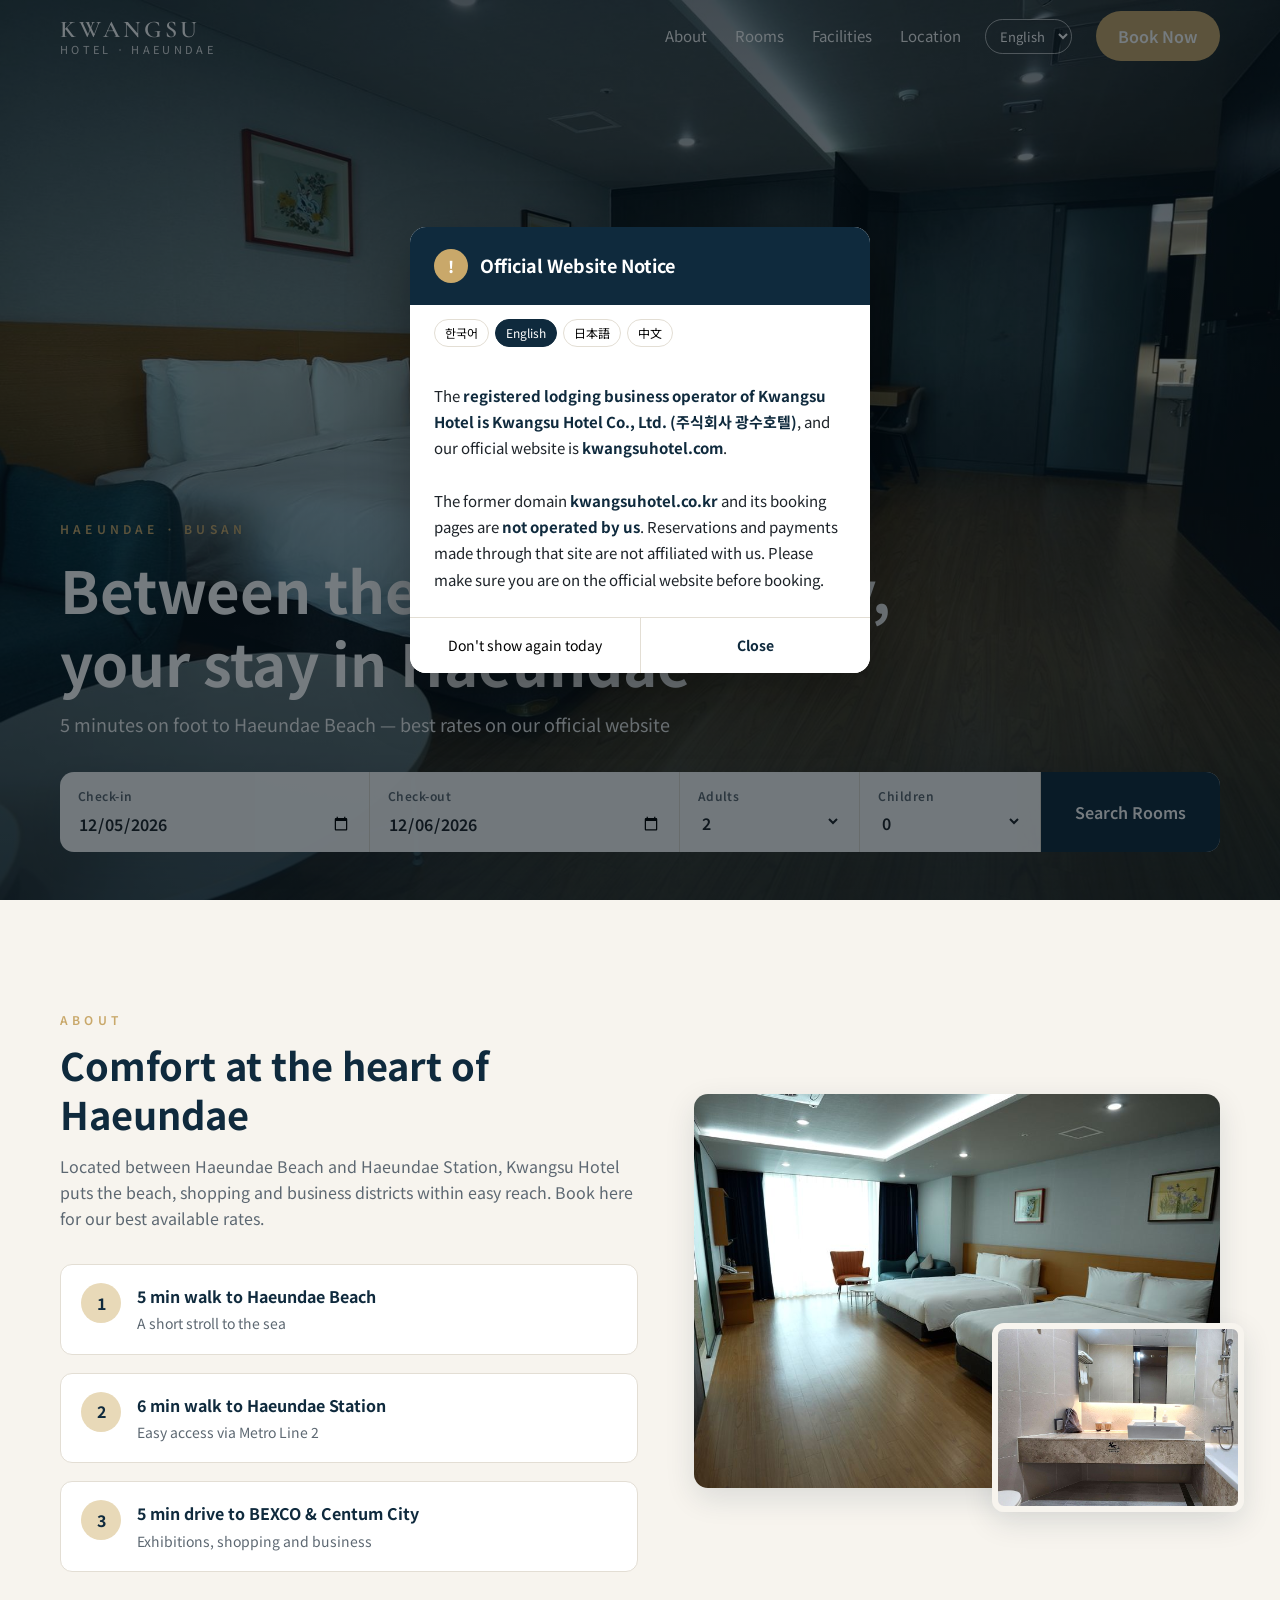
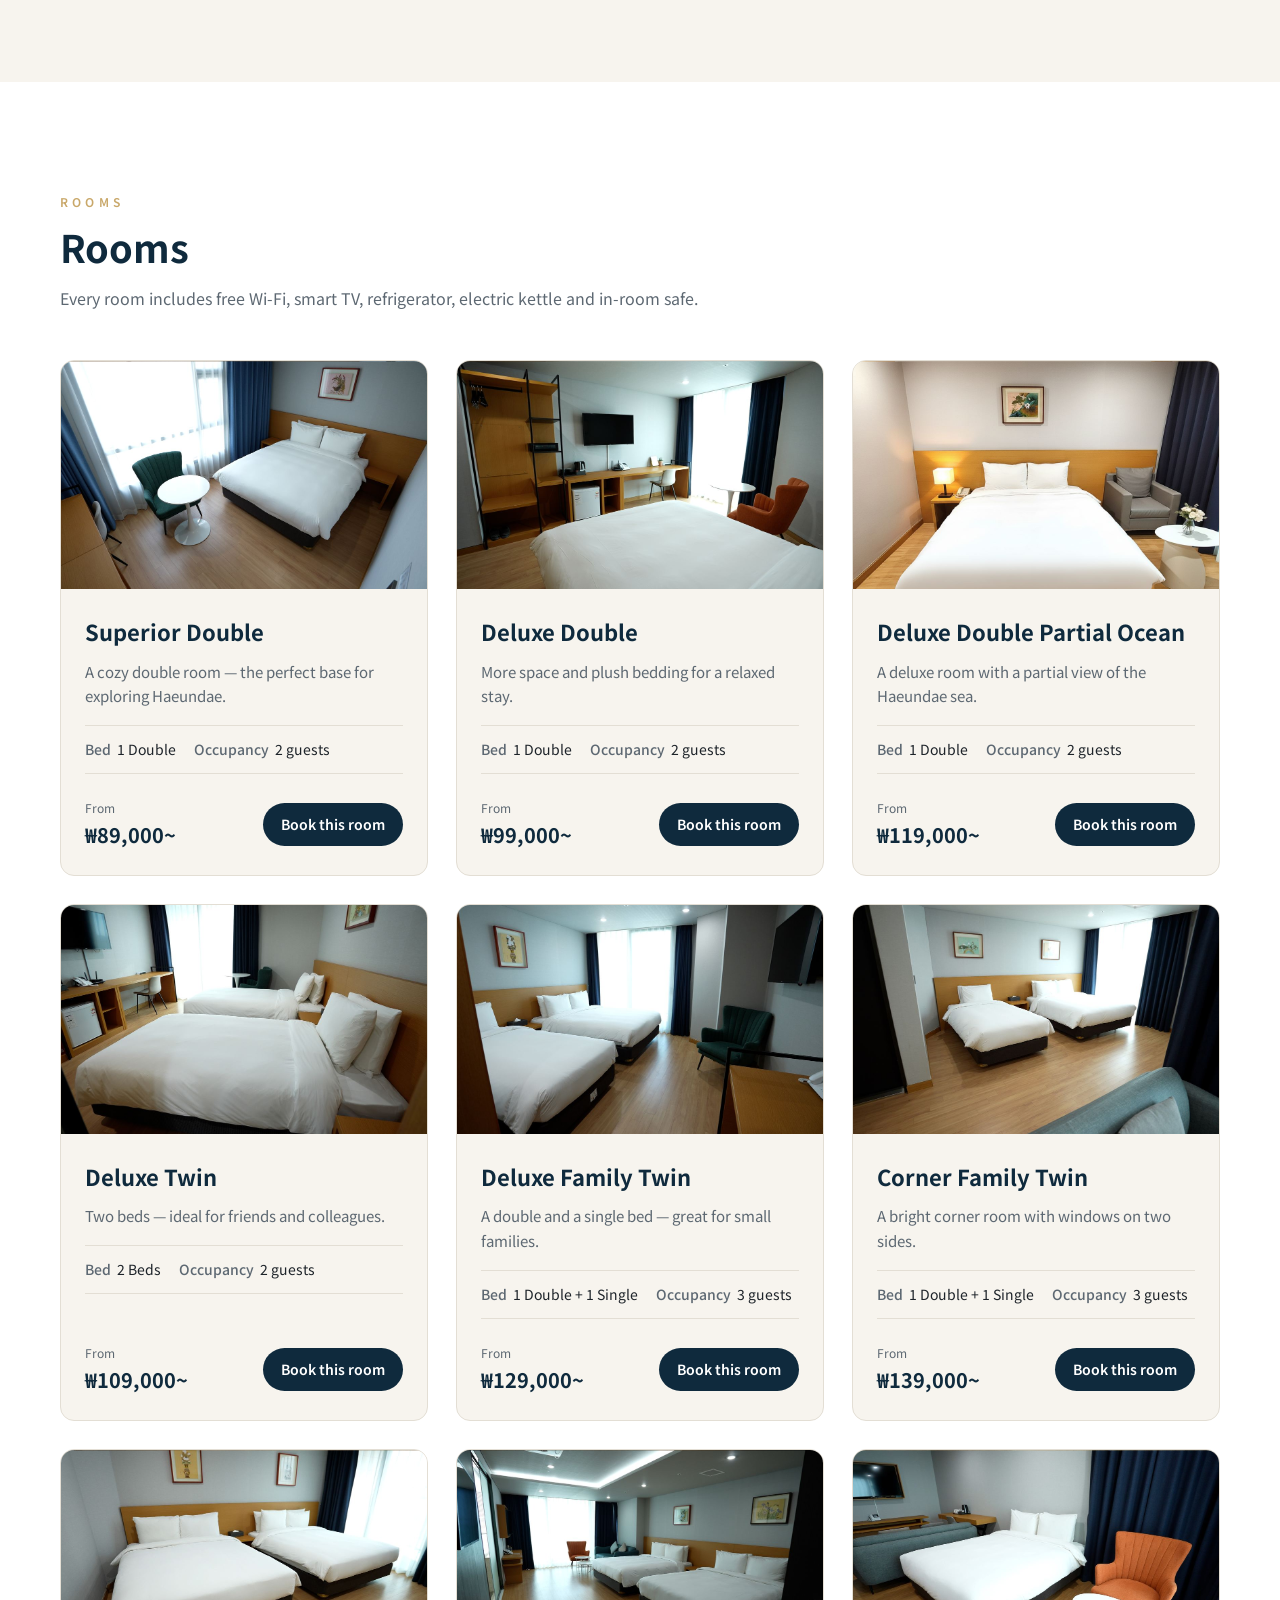
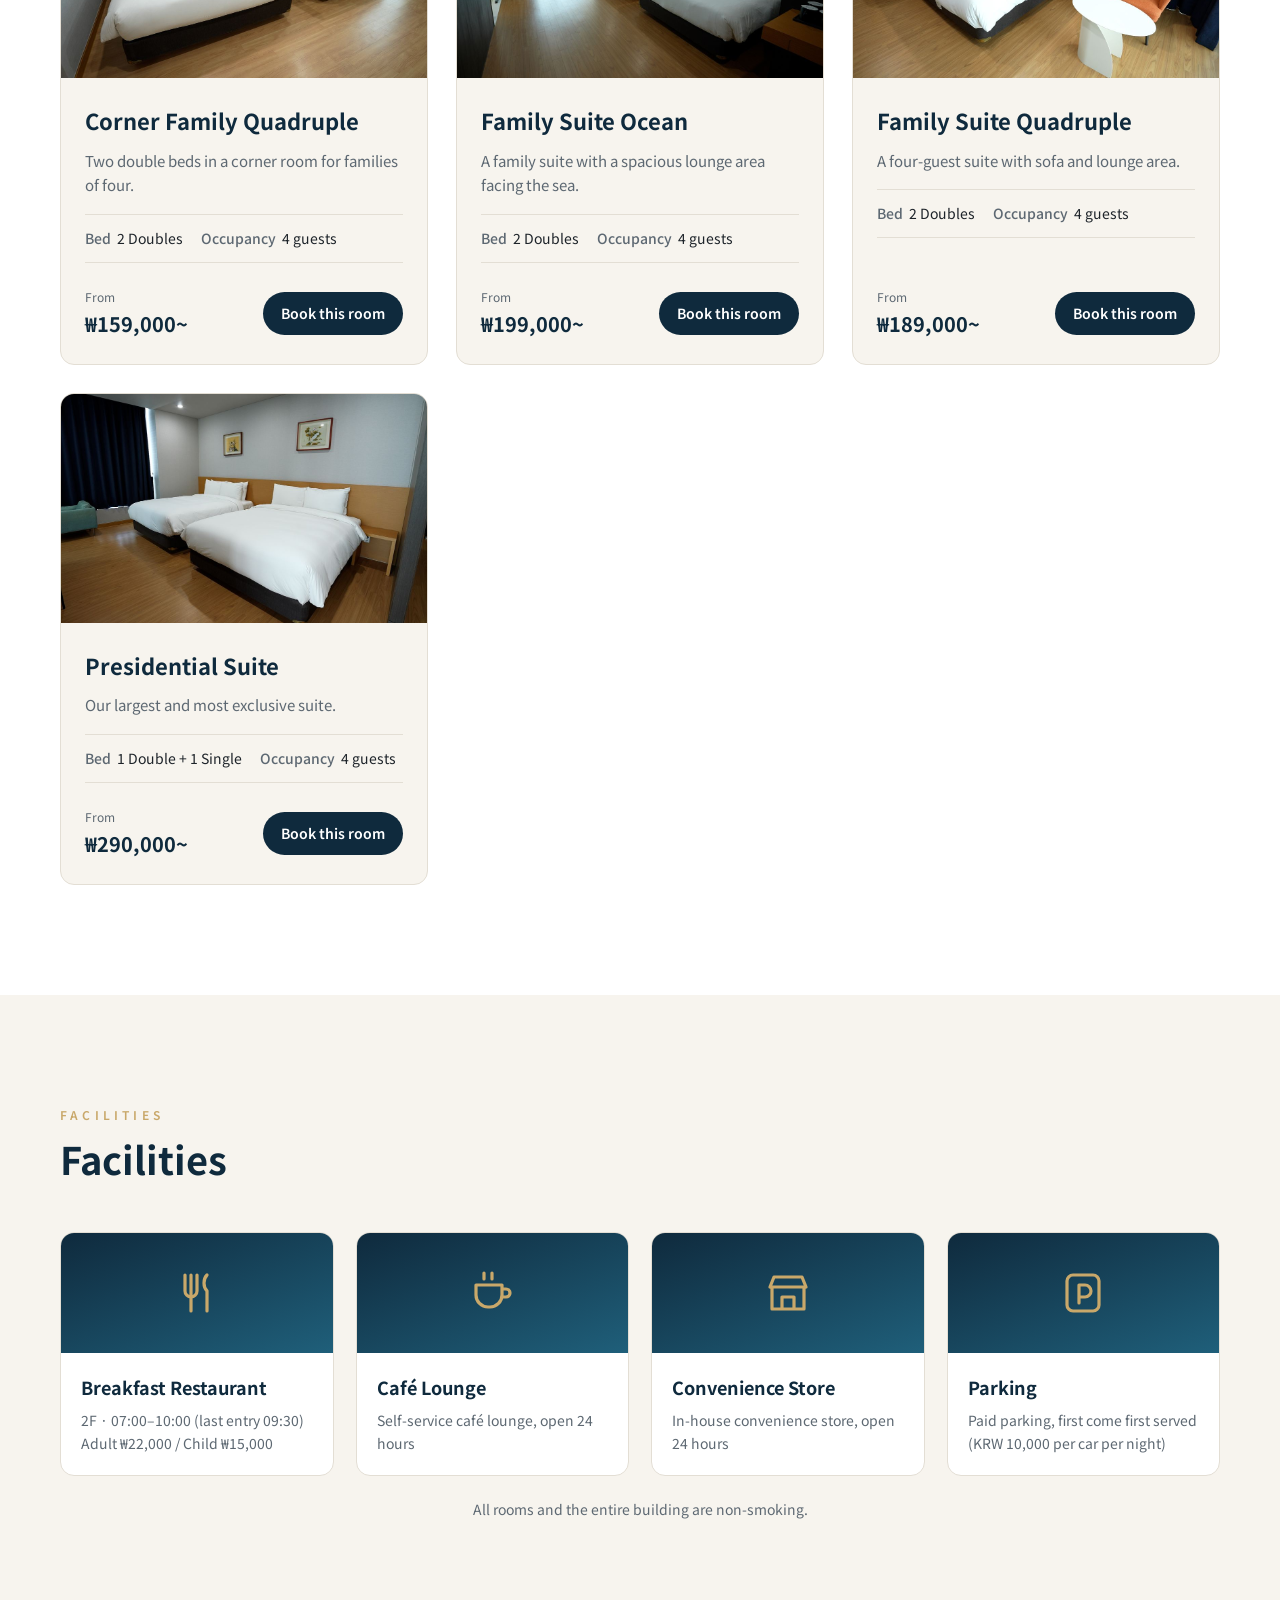
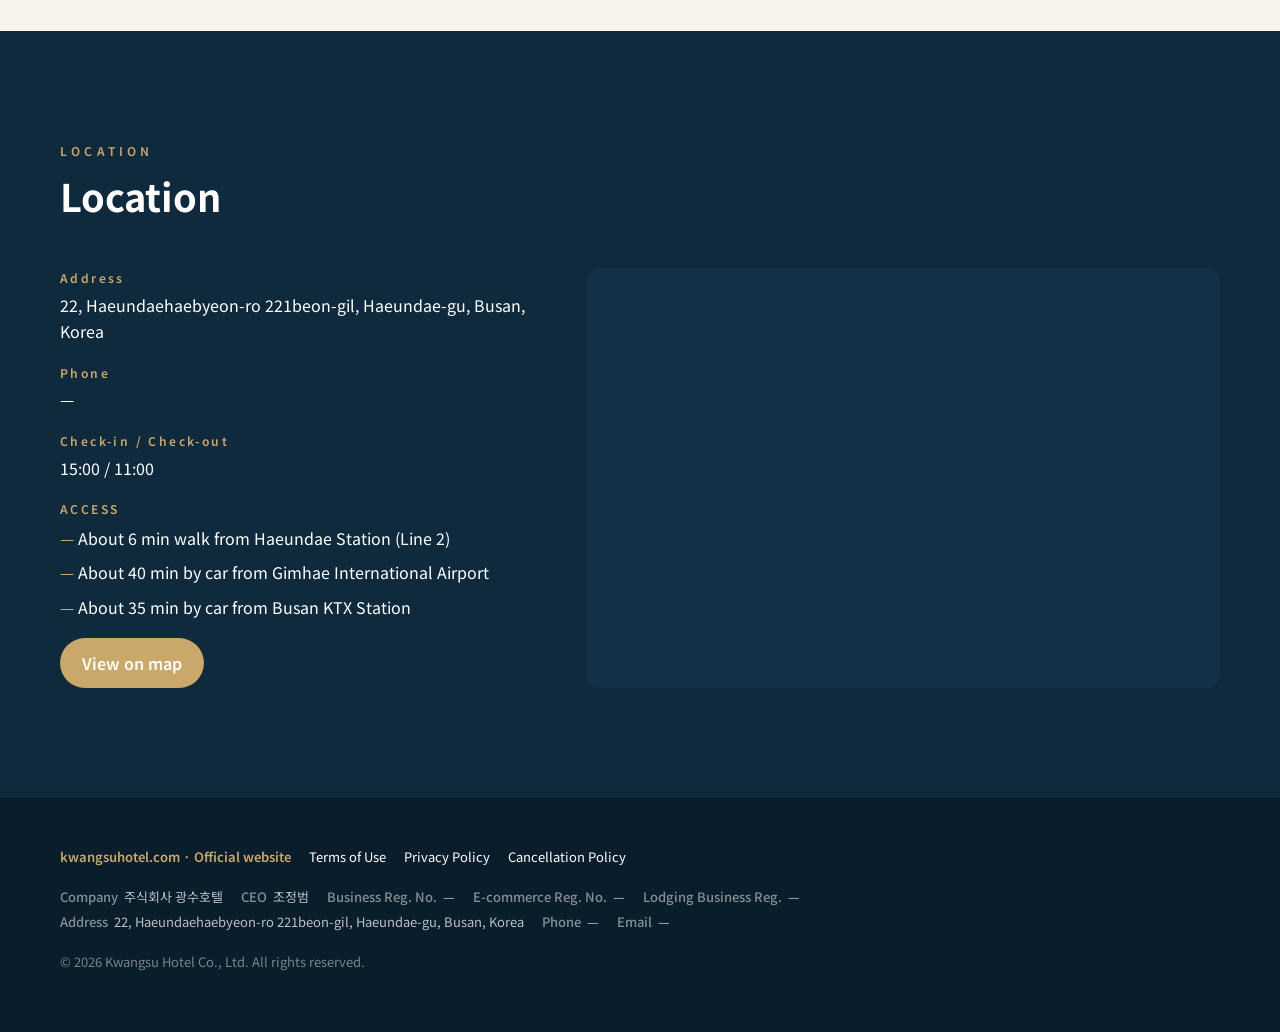
<file: index.html>
<!doctype html>
<html lang="ko">
<head>
<meta charset="utf-8">
<meta name="viewport" content="width=device-width,initial-scale=1">
<title>광수호텔 해운대 | 공식 홈페이지</title>
<meta name="description" content="해운대해수욕장 도보 5분, 광수호텔 공식 홈페이지. 공식 예약 사이트 kwangsuhotel.com">
<link rel="canonical" href="https://kwangsuhotel.com/">
<meta property="og:title" content="광수호텔 해운대 | 공식 홈페이지">
<meta property="og:description" content="해운대해수욕장 도보 5분 · 공식 홈페이지 예약">
<meta property="og:url" content="https://kwangsuhotel.com/">
<meta property="og:image" content="https://kwangsuhotel.com/images/hero-1.jpg">
<link rel="preconnect" href="https://fonts.googleapis.com">
<link rel="preconnect" href="https://fonts.gstatic.com" crossorigin>
<link href="https://fonts.googleapis.com/css2?family=Cormorant+Garamond:wght@500;600&family=Noto+Sans+KR:wght@400;500;700&display=swap" rel="stylesheet">
<link rel="stylesheet" href="/css/style.css">
<link rel="icon" href="data:image/svg+xml,%3Csvg xmlns='http://www.w3.org/2000/svg' viewBox='0 0 64 64'%3E%3Crect width='64' height='64' rx='14' fill='%230f2a3d'/%3E%3Ctext x='32' y='44' font-family='Georgia' font-size='34' fill='%23c9a86a' text-anchor='middle'%3EK%3C/text%3E%3C/svg%3E">
</head>
<body>

<section class="hero" id="top" style="padding:0">
  <div class="slide on" style="background-image:url(/images/hero-1.jpg),var(--ph-1)"></div>
  <div class="slide" style="background-image:url(/images/hero-2.jpg),var(--ph-2)"></div>
  <div class="slide" style="background-image:url(/images/hero-3.jpg),var(--ph-3)"></div>
  <div class="wrap">
    <div class="eyebrow" data-i18n="hero.eyebrow"></div>
    <h1 data-i18n="hero.title"></h1>
    <p data-i18n="hero.sub"></p>
    <form class="bar" id="bar" action="/booking/" method="get">
      <label><span data-i18n="bar.checkin"></span><input type="date" name="in" id="b-in" required></label>
      <label><span data-i18n="bar.checkout"></span><input type="date" name="out" id="b-out" required></label>
      <label><span data-i18n="bar.adults"></span><select name="a" id="b-a"><option>1</option><option selected>2</option><option>3</option></select></label>
      <label><span data-i18n="bar.children"></span><select name="c" id="b-c"><option selected>0</option><option>1</option><option>2</option></select></label>
      <button class="btn btn-navy" type="submit" data-i18n="bar.search"></button>
    </form>
  </div>
</section>

<section id="about">
  <div class="wrap about-grid">
    <div>
      <div class="sec-hd" style="margin-bottom:0">
        <div class="eyebrow" data-i18n="about.eyebrow"></div>
        <h2 data-i18n="about.title"></h2>
        <p data-i18n="about.lead"></p>
      </div>
      <div class="keys">
        <div class="key"><i>1</i><div><b data-i18n="about.k1t"></b><span data-i18n="about.k1d"></span></div></div>
        <div class="key"><i>2</i><div><b data-i18n="about.k2t"></b><span data-i18n="about.k2d"></span></div></div>
        <div class="key"><i>3</i><div><b data-i18n="about.k3t"></b><span data-i18n="about.k3d"></span></div></div>
      </div>
    </div>
    <div class="about-img" style="background-image:url(/images/about.jpg),var(--ph-2)"><span class="bath" style="background-image:url(/images/bath.jpg),var(--ph-3)"></span></div>
  </div>
</section>

<section class="rooms" id="rooms">
  <div class="wrap">
    <div class="sec-hd">
      <div class="eyebrow" data-i18n="rooms.eyebrow"></div>
      <h2 data-i18n="rooms.title"></h2>
      <p data-i18n="rooms.lead"></p>
    </div>
    <div class="room-grid" id="room-grid"></div>
  </div>
</section>

<section id="facilities">
  <div class="wrap">
    <div class="sec-hd">
      <div class="eyebrow" data-i18n="fac.eyebrow"></div>
      <h2 data-i18n="fac.title"></h2>
    </div>
    <div class="fac-grid">
      <div class="fac"><div class="ico"><svg viewBox="0 0 24 24" fill="none" stroke="currentColor" stroke-width="1.6" stroke-linecap="round" stroke-linejoin="round"><path d="M6 3v8a3 3 0 0 0 6 0V3M9 3v18M17 3c-2 2-2 6 0 8v10"/></svg></div><div class="t"><h3 data-i18n="fac.f1t"></h3><p data-i18n="fac.f1d"></p></div></div>
      <div class="fac"><div class="ico"><svg viewBox="0 0 24 24" fill="none" stroke="currentColor" stroke-width="1.6" stroke-linecap="round" stroke-linejoin="round"><path d="M4 8h13v5a6 6 0 0 1-6 6H10a6 6 0 0 1-6-6V8zM17 10h2a2 2 0 0 1 0 4h-2M8 2v3M12 2v3"/></svg></div><div class="t"><h3 data-i18n="fac.f2t"></h3><p data-i18n="fac.f2d"></p></div></div>
      <div class="fac"><div class="ico"><svg viewBox="0 0 24 24" fill="none" stroke="currentColor" stroke-width="1.6" stroke-linecap="round" stroke-linejoin="round"><path d="M3 9l2-5h14l2 5M4 9v11h16V9M3 9h18M9 20v-6h6v6"/></svg></div><div class="t"><h3 data-i18n="fac.f3t"></h3><p data-i18n="fac.f3d"></p></div></div>
      <div class="fac"><div class="ico"><svg viewBox="0 0 24 24" fill="none" stroke="currentColor" stroke-width="1.6" stroke-linecap="round" stroke-linejoin="round"><rect x="4" y="3" width="16" height="18" rx="3"/><path d="M10 17V8h3a3 3 0 0 1 0 6h-3"/></svg></div><div class="t"><h3 data-i18n="fac.f4t"></h3><p data-i18n="fac.f4d"></p></div></div>
    </div>
    <p class="note" data-i18n="fac.note"></p>
  </div>
</section>

<section class="loc" id="location">
  <div class="wrap">
    <div class="sec-hd">
      <div class="eyebrow" data-i18n="loc.eyebrow"></div>
      <h2 data-i18n="loc.title"></h2>
    </div>
    <div class="loc-grid">
      <dl>
        <div><dt data-i18n="loc.addr"></dt><dd id="loc-addr"></dd></div>
        <div><dt data-i18n="loc.tel"></dt><dd id="loc-tel"></dd></div>
        <div><dt data-i18n="loc.time"></dt><dd id="loc-time"></dd></div>
        <div><dt>ACCESS</dt><dd><ul><li data-i18n="loc.t1"></li><li data-i18n="loc.t2"></li><li data-i18n="loc.t3"></li></ul></dd></div>
        <div><a class="btn btn-sand" id="loc-map" target="_blank" rel="noopener" data-i18n="loc.map"></a></div>
      </dl>
      <div class="map"><iframe id="map" loading="lazy" title="map" referrerpolicy="no-referrer-when-downgrade"></iframe></div>
    </div>
  </div>
</section>

<script type="module" src="/js/main.js"></script>
</body>
</html>
</file>
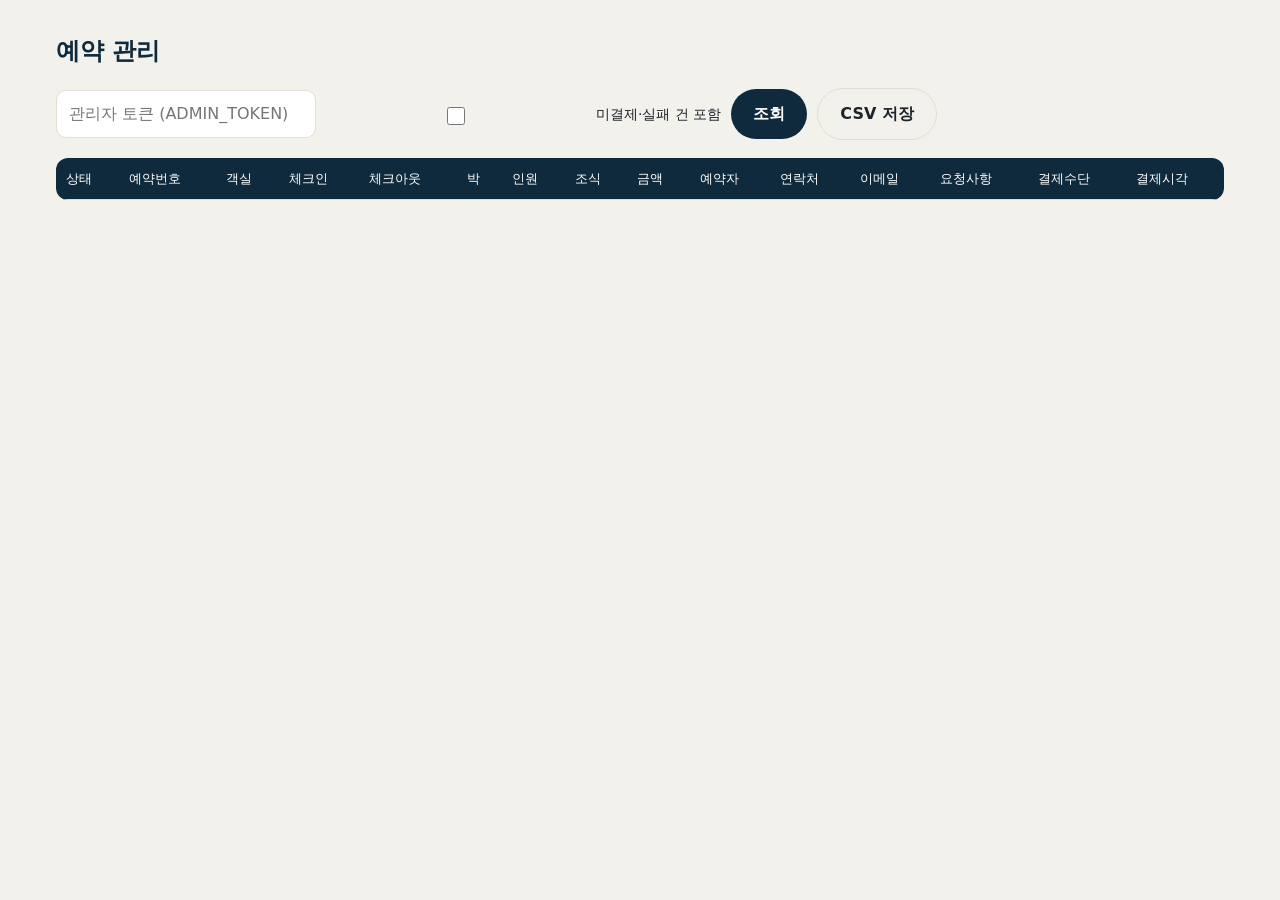
<file: admin/index.html>
<!doctype html>
<html lang="ko">
<head>
<meta charset="utf-8"><meta name="viewport" content="width=device-width,initial-scale=1">
<title>예약 관리 | 광수호텔</title><meta name="robots" content="noindex,nofollow">
<link rel="stylesheet" href="/css/style.css">
<style>
body{background:#f3f1ec}.adm{max-width:1200px;margin:0 auto;padding:32px 16px}
.adm h1{color:var(--navy);font-size:24px;margin-bottom:16px}
.bar2{display:flex;gap:10px;flex-wrap:wrap;margin-bottom:18px;align-items:center}
.bar2 input{border:1px solid var(--line);border-radius:10px;padding:10px 12px;font:inherit;min-width:260px}
.tbl{width:100%;border-collapse:collapse;background:#fff;font-size:13px;border-radius:12px;overflow:hidden}
.tbl th,.tbl td{padding:10px;border-bottom:1px solid var(--line);text-align:left;vertical-align:top}
.tbl th{background:var(--navy);color:#fff;font-weight:500;white-space:nowrap}
.st{padding:2px 8px;border-radius:999px;font-size:12px;font-weight:600}
.st.PAID{background:#e3f4ea;color:var(--ok)}.st.PENDING{background:#fff4d6;color:#8a5a00}.st.FAILED{background:#fde7e5;color:var(--danger)}
.scroll{overflow-x:auto}
</style>
</head>
<body>
<div class="adm">
  <h1>예약 관리</h1>
  <div class="bar2">
    <input type="password" id="tk" placeholder="관리자 토큰 (ADMIN_TOKEN)">
    <label class="check" style="margin:0"><input type="checkbox" id="all"> 미결제·실패 건 포함</label>
    <button class="btn btn-navy" id="go">조회</button>
    <button class="btn btn-ghost" id="csv">CSV 저장</button>
    <span id="msg" style="color:var(--muted);font-size:14px"></span>
  </div>
  <div class="scroll"><table class="tbl"><thead><tr>
    <th>상태</th><th>예약번호</th><th>객실</th><th>체크인</th><th>체크아웃</th><th>박</th><th>인원</th><th>조식</th><th>금액</th><th>예약자</th><th>연락처</th><th>이메일</th><th>요청사항</th><th>결제수단</th><th>결제시각</th>
  </tr></thead><tbody id="rows"></tbody></table></div>
</div>
<script type="module">
import { ROOMS } from '/js/pricing.js';
const $ = (id) => document.getElementById(id);
const esc = (s) => String(s ?? '').replace(/[&<>"]/g, (c) => ({ '&': '&amp;', '<': '&lt;', '>': '&gt;', '"': '&quot;' }[c]));
let data = [];
const rn = (id) => (ROOMS.find((r) => r.id === id) || { name: { ko: id } }).name.ko;
const row = (o) => [o.status, o.orderId, rn(o.quote.roomId), o.quote.checkIn, o.quote.checkOut, o.quote.nights,
  `성인${o.quote.adults}${o.quote.children ? ' 아동' + o.quote.children : ''}`, o.quote.breakfast ? 'Y' : '', o.quote.total,
  o.guest.name, o.guest.phone, o.guest.email, o.guest.request, o.payment?.method || '', o.payment?.approvedAt || ''];
$('go').onclick = async () => {
  $('msg').textContent = '조회 중…';
  const r = await fetch('/api/admin/reservations' + ($('all').checked ? '?all=1' : ''), { headers: { Authorization: 'Bearer ' + $('tk').value } });
  const j = await r.json().catch(() => ({}));
  if (!r.ok) { $('msg').textContent = '오류: ' + (j.error || r.status); return; }
  data = j.reservations; $('msg').textContent = `${j.count}건`;
  $('rows').innerHTML = data.map((o) => '<tr>' + row(o).map((v, i) => i === 0 ? `<td><span class="st ${v}">${v}</span></td>` : i === 8 ? `<td>₩${Number(v).toLocaleString()}</td>` : `<td>${esc(v)}</td>`).join('') + '</tr>').join('');
};
$('csv').onclick = () => {
  const head = ['상태','예약번호','객실','체크인','체크아웃','박','인원','조식','금액','예약자','연락처','이메일','요청사항','결제수단','결제시각'];
  const csv = [head, ...data.map(row)].map((r) => r.map((v) => `"${String(v ?? '').replace(/"/g, '""')}"`).join(',')).join('\r\n');
  const a = document.createElement('a');
  a.href = URL.createObjectURL(new Blob(['﻿' + csv], { type: 'text/csv' }));
  a.download = `reservations_${new Date().toISOString().slice(0, 10)}.csv`; a.click();
};
</script>
</body>
</html>
</file>
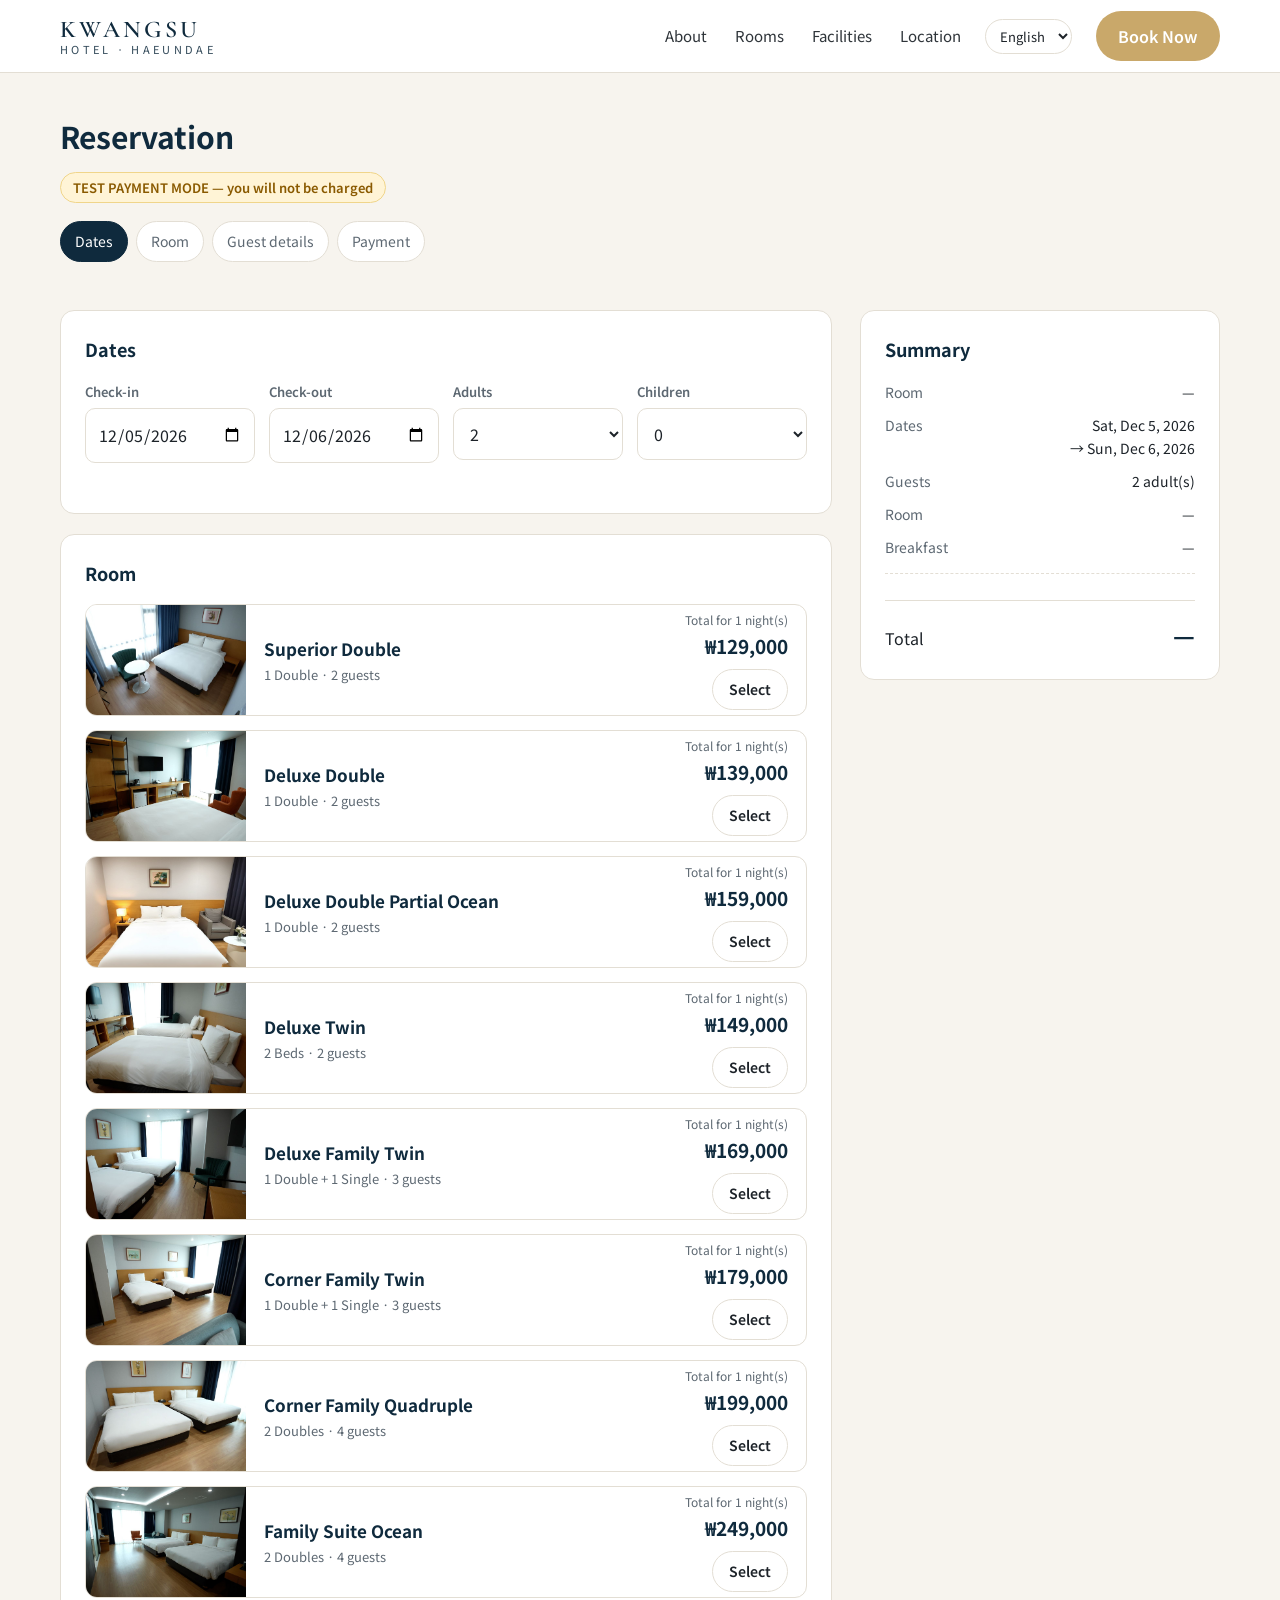
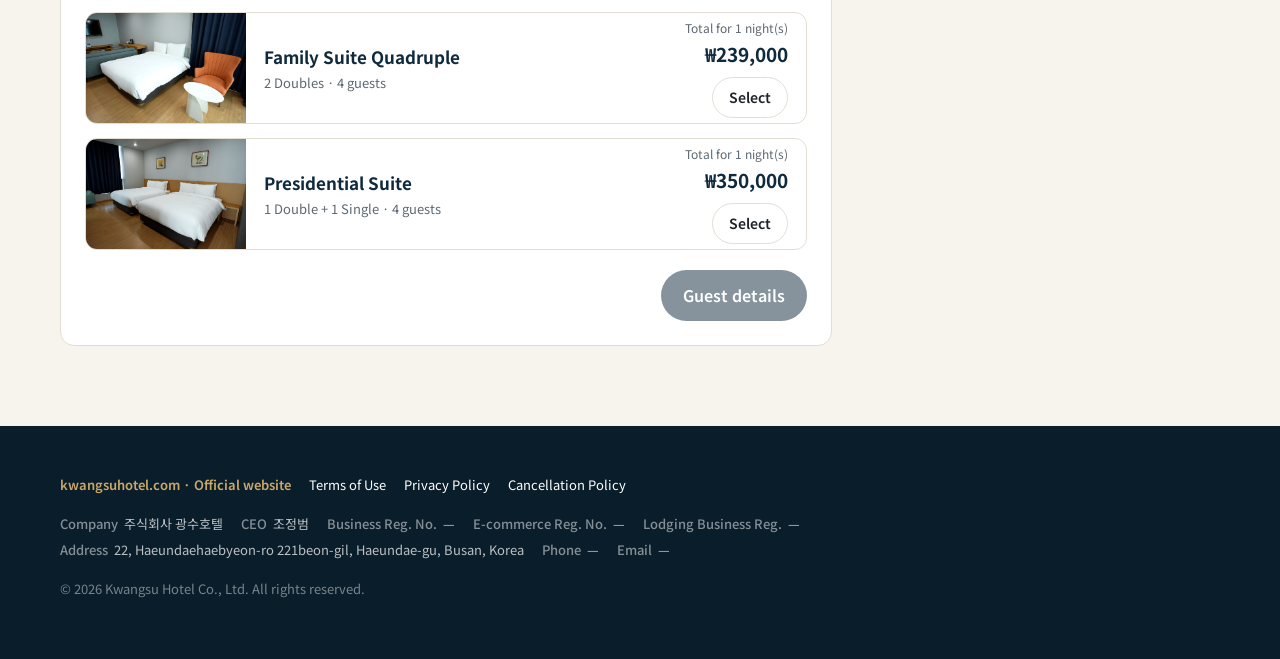
<file: booking/index.html>
<!doctype html>
<html lang="ko">
<head>
<meta charset="utf-8">
<meta name="viewport" content="width=device-width,initial-scale=1">
<title>객실 예약 | 광수호텔 해운대</title>
<meta name="robots" content="noindex">
<link href="https://fonts.googleapis.com/css2?family=Cormorant+Garamond:wght@500;600&family=Noto+Sans+KR:wght@400;500;700&display=swap" rel="stylesheet">
<link rel="stylesheet" href="/css/style.css">
<script src="https://js.tosspayments.com/v2/standard"></script>
</head>
<body class="bk-page" data-keep-title="1">
<main class="wrap">
  <div class="bk-head">
    <h1 data-i18n="bk.title"></h1>
    <span class="testbadge hide" id="testbadge" data-i18n="bk.test"></span>
    <ol class="steps" id="steps">
      <li data-s="1" data-i18n="bk.s1"></li><li data-s="2" data-i18n="bk.s2"></li>
      <li data-s="3" data-i18n="bk.s3"></li><li data-s="4" data-i18n="bk.s4"></li>
    </ol>
  </div>

  <div class="bk-grid">
    <div>
      <!-- STEP 1 · 2 -->
      <div class="card" id="c-dates">
        <h2 data-i18n="bk.s1"></h2>
        <div class="fields">
          <label class="field"><span data-i18n="bar.checkin"></span><input type="date" id="f-in"></label>
          <label class="field"><span data-i18n="bar.checkout"></span><input type="date" id="f-out"></label>
          <label class="field"><span data-i18n="bar.adults"></span><select id="f-a"><option>1</option><option selected>2</option><option>3</option></select></label>
          <label class="field"><span data-i18n="bar.children"></span><select id="f-c"><option selected>0</option><option>1</option><option>2</option></select></label>
        </div>
        <p class="info-line hide" id="open-note"></p>
        <p class="err" id="e-dates"></p>
      </div>

      <div class="card" id="c-rooms">
        <h2 data-i18n="bk.s2"></h2>
        <div class="rlist" id="rlist"></div>
        <div class="actions" style="justify-content:flex-end">
          <button class="btn btn-navy" id="to-guest" disabled data-i18n="bk.s3"></button>
        </div>
      </div>

      <!-- STEP 3 -->
      <div class="card hide" id="c-guest">
        <h2 data-i18n="bk.s3"></h2>
        <div class="fields">
          <label class="field half"><span data-i18n="bk.name"></span><input id="g-name" maxlength="50" autocomplete="name" data-i18n-ph="bk.namePh"></label>
          <label class="field half"><span data-i18n="bk.phone"></span><input id="g-phone" inputmode="tel" maxlength="20" autocomplete="tel" data-i18n-ph="bk.phonePh"></label>
          <label class="field full"><span data-i18n="bk.email"></span><input id="g-email" type="email" maxlength="100" autocomplete="email"></label>
          <label class="field full"><span data-i18n="bk.request"></span><textarea id="g-req" rows="3" maxlength="500"></textarea></label>
        </div>
        <label class="check"><input type="checkbox" id="g-bf"><span><b data-i18n="bk.breakfast"></b> · <span data-i18n="bk.breakfastNote"></span></span></label>
        <label class="check"><input type="checkbox" id="g-agree"><span data-i18n="bk.agree"></span></label>
        <p class="err" id="e-guest"></p>
        <div class="actions">
          <button class="btn btn-ghost" id="back-1" data-i18n="bk.back"></button>
          <button class="btn btn-navy" id="to-pay" data-i18n="bk.toPay"></button>
        </div>
      </div>

      <!-- STEP 4 -->
      <div class="card hide" id="c-pay">
        <h2 data-i18n="bk.s4"></h2>
        <div id="payment-method"></div>
        <div id="agreement"></div>
        <p class="err" id="e-pay"></p>
        <div class="actions">
          <button class="btn btn-ghost" id="back-2" data-i18n="bk.back"></button>
          <button class="btn btn-sand" id="pay" disabled></button>
        </div>
      </div>
    </div>

    <aside class="card sum" id="sum">
      <h2 data-i18n="bk.sum"></h2>
      <dl>
        <dt data-i18n="bk.room"></dt><dd id="s-room">—</dd>
        <dt data-i18n="bk.dates"></dt><dd id="s-dates">—</dd>
        <dt data-i18n="bk.guests"></dt><dd id="s-guests">—</dd>
        <dt data-i18n="bk.roomTotal"></dt><dd id="s-rt">—</dd>
        <dt data-i18n="bk.bfTotal"></dt><dd id="s-bf">—</dd>
      </dl>
      <div class="lines" id="s-lines"></div>
      <div class="tot"><span data-i18n="bk.total"></span><b id="s-total">—</b></div>
    </aside>
  </div>
</main>
<script type="module" src="/js/booking.js"></script>
</body>
</html>
</file>
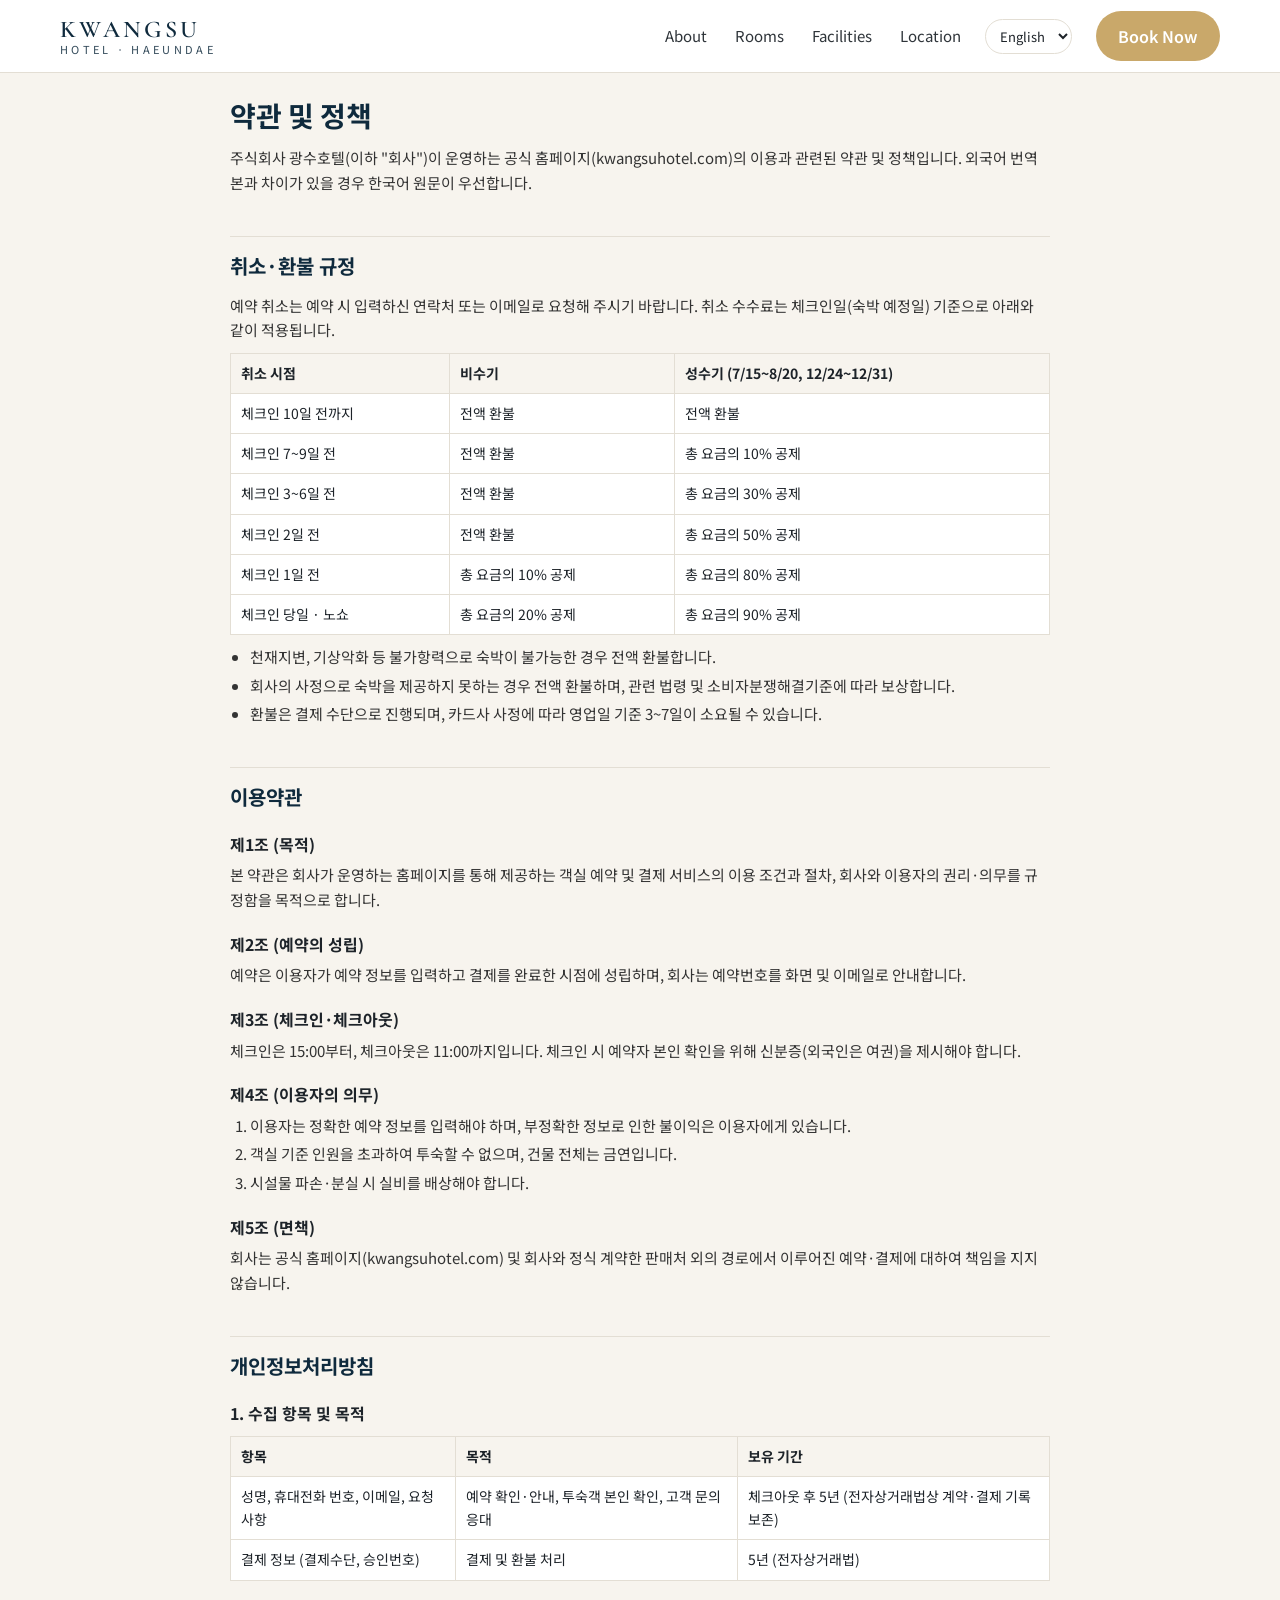
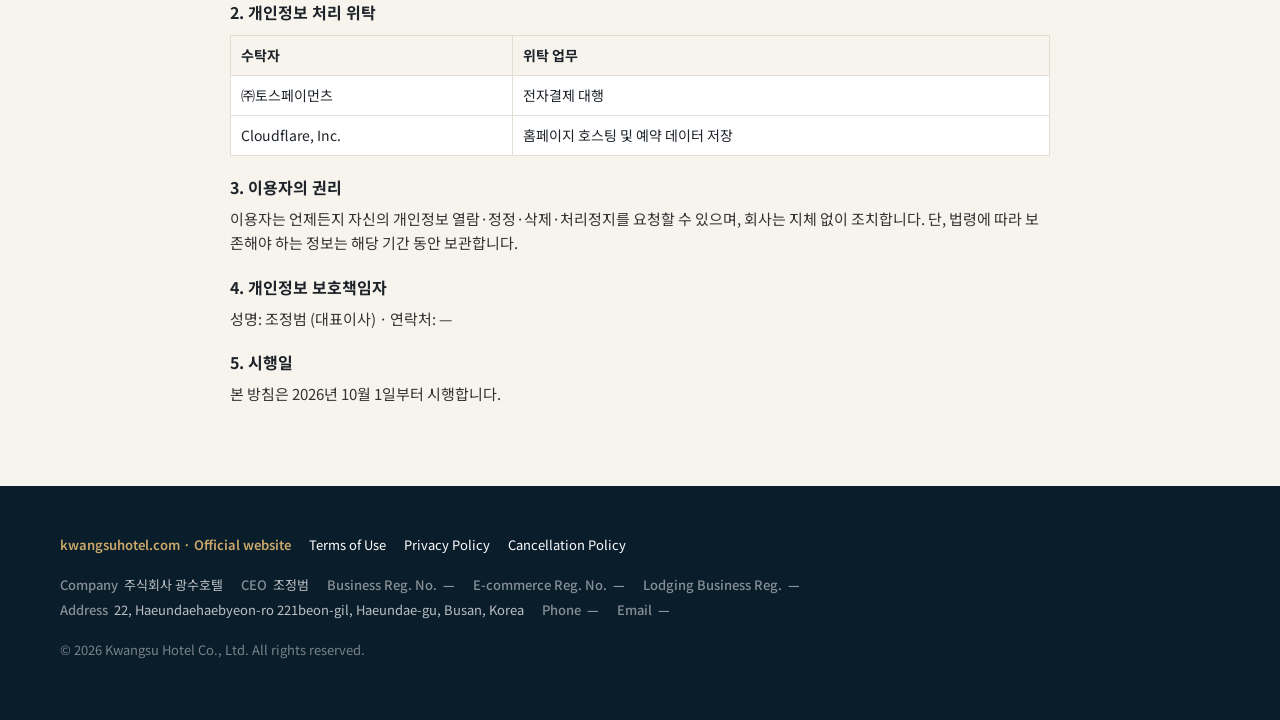
<file: policy.html>
<!doctype html>
<html lang="ko">
<head>
<meta charset="utf-8"><meta name="viewport" content="width=device-width,initial-scale=1">
<title>약관 및 정책 | 광수호텔 해운대</title>
<link href="https://fonts.googleapis.com/css2?family=Cormorant+Garamond:wght@500;600&family=Noto+Sans+KR:wght@400;500;700&display=swap" rel="stylesheet">
<link rel="stylesheet" href="/css/style.css">
</head>
<body class="bk-page" data-keep-title="1">
<!-- ※ 아래 약관·정책은 기본 초안입니다. 게시 전 법률 검토 후 확정하세요. -->
<main class="doc">
  <h1>약관 및 정책</h1>
  <p>주식회사 광수호텔(이하 "회사")이 운영하는 공식 홈페이지(kwangsuhotel.com)의 이용과 관련된 약관 및 정책입니다. 외국어 번역본과 차이가 있을 경우 한국어 원문이 우선합니다.</p>

  <h2 id="refund">취소·환불 규정</h2>
  <p>예약 취소는 예약 시 입력하신 연락처 또는 이메일로 요청해 주시기 바랍니다. 취소 수수료는 체크인일(숙박 예정일) 기준으로 아래와 같이 적용됩니다.</p>
  <table>
    <tr><th>취소 시점</th><th>비수기</th><th>성수기 (7/15~8/20, 12/24~12/31)</th></tr>
    <tr><td>체크인 10일 전까지</td><td>전액 환불</td><td>전액 환불</td></tr>
    <tr><td>체크인 7~9일 전</td><td>전액 환불</td><td>총 요금의 10% 공제</td></tr>
    <tr><td>체크인 3~6일 전</td><td>전액 환불</td><td>총 요금의 30% 공제</td></tr>
    <tr><td>체크인 2일 전</td><td>전액 환불</td><td>총 요금의 50% 공제</td></tr>
    <tr><td>체크인 1일 전</td><td>총 요금의 10% 공제</td><td>총 요금의 80% 공제</td></tr>
    <tr><td>체크인 당일 · 노쇼</td><td>총 요금의 20% 공제</td><td>총 요금의 90% 공제</td></tr>
  </table>
  <ul>
    <li>천재지변, 기상악화 등 불가항력으로 숙박이 불가능한 경우 전액 환불합니다.</li>
    <li>회사의 사정으로 숙박을 제공하지 못하는 경우 전액 환불하며, 관련 법령 및 소비자분쟁해결기준에 따라 보상합니다.</li>
    <li>환불은 결제 수단으로 진행되며, 카드사 사정에 따라 영업일 기준 3~7일이 소요될 수 있습니다.</li>
  </ul>

  <h2 id="terms">이용약관</h2>
  <h3>제1조 (목적)</h3>
  <p>본 약관은 회사가 운영하는 홈페이지를 통해 제공하는 객실 예약 및 결제 서비스의 이용 조건과 절차, 회사와 이용자의 권리·의무를 규정함을 목적으로 합니다.</p>
  <h3>제2조 (예약의 성립)</h3>
  <p>예약은 이용자가 예약 정보를 입력하고 결제를 완료한 시점에 성립하며, 회사는 예약번호를 화면 및 이메일로 안내합니다.</p>
  <h3>제3조 (체크인·체크아웃)</h3>
  <p>체크인은 15:00부터, 체크아웃은 11:00까지입니다. 체크인 시 예약자 본인 확인을 위해 신분증(외국인은 여권)을 제시해야 합니다.</p>
  <h3>제4조 (이용자의 의무)</h3>
  <ol>
    <li>이용자는 정확한 예약 정보를 입력해야 하며, 부정확한 정보로 인한 불이익은 이용자에게 있습니다.</li>
    <li>객실 기준 인원을 초과하여 투숙할 수 없으며, 건물 전체는 금연입니다.</li>
    <li>시설물 파손·분실 시 실비를 배상해야 합니다.</li>
  </ol>
  <h3>제5조 (면책)</h3>
  <p>회사는 공식 홈페이지(kwangsuhotel.com) 및 회사와 정식 계약한 판매처 외의 경로에서 이루어진 예약·결제에 대하여 책임을 지지 않습니다.</p>

  <h2 id="privacy">개인정보처리방침</h2>
  <h3>1. 수집 항목 및 목적</h3>
  <table>
    <tr><th>항목</th><th>목적</th><th>보유 기간</th></tr>
    <tr><td>성명, 휴대전화 번호, 이메일, 요청 사항</td><td>예약 확인·안내, 투숙객 본인 확인, 고객 문의 응대</td><td>체크아웃 후 5년 (전자상거래법상 계약·결제 기록 보존)</td></tr>
    <tr><td>결제 정보 (결제수단, 승인번호)</td><td>결제 및 환불 처리</td><td>5년 (전자상거래법)</td></tr>
  </table>
  <h3>2. 개인정보 처리 위탁</h3>
  <table>
    <tr><th>수탁자</th><th>위탁 업무</th></tr>
    <tr><td>㈜토스페이먼츠</td><td>전자결제 대행</td></tr>
    <tr><td>Cloudflare, Inc.</td><td>홈페이지 호스팅 및 예약 데이터 저장</td></tr>
  </table>
  <h3>3. 이용자의 권리</h3>
  <p>이용자는 언제든지 자신의 개인정보 열람·정정·삭제·처리정지를 요청할 수 있으며, 회사는 지체 없이 조치합니다. 단, 법령에 따라 보존해야 하는 정보는 해당 기간 동안 보관합니다.</p>
  <h3>4. 개인정보 보호책임자</h3>
  <p>성명: 조정범 (대표이사) · 연락처: <span class="js-contact">—</span></p>
  <h3>5. 시행일</h3>
  <p>본 방침은 2026년 10월 1일부터 시행합니다.</p>
</main>
<script type="module">
import { boot } from '/js/common.js';
import { SITE } from '/js/config.js';
boot({ solid: true });
document.querySelectorAll('.js-contact').forEach((e) => (e.textContent = [SITE.phone, SITE.email].filter(Boolean).join(' · ') || '—'));
</script>
</body>
</html>
</file>
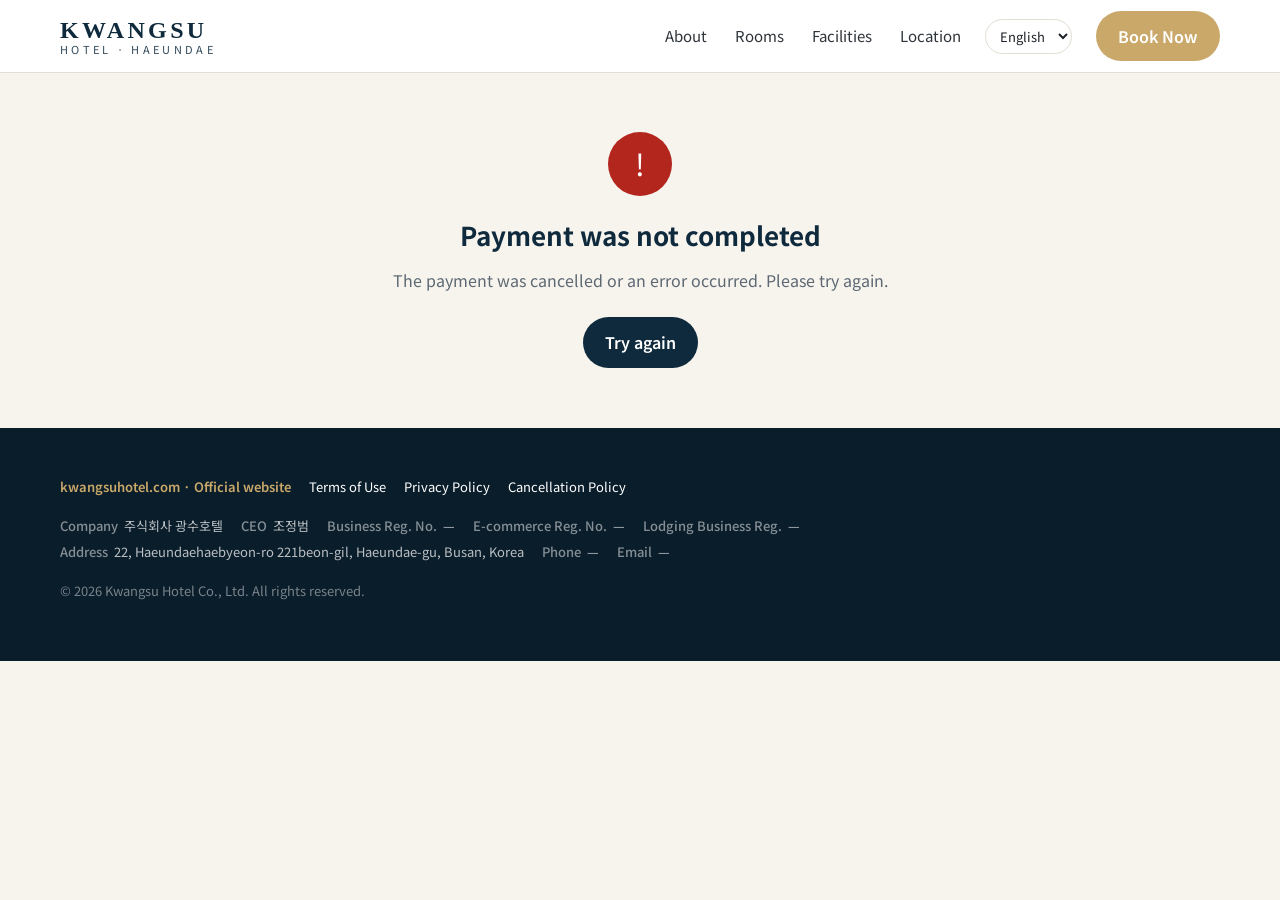
<file: booking/fail.html>
<!doctype html>
<html lang="ko">
<head>
<meta charset="utf-8"><meta name="viewport" content="width=device-width,initial-scale=1">
<title>결제 실패 | 광수호텔 해운대</title><meta name="robots" content="noindex">
<link href="https://fonts.googleapis.com/css2?family=Noto+Sans+KR:wght@400;500;700&display=swap" rel="stylesheet">
<link rel="stylesheet" href="/css/style.css">
</head>
<body class="bk-page" data-keep-title="1">
<main class="wrap">
  <div class="result bad">
    <div class="icon">!</div>
    <h1 data-i18n="ng.title"></h1>
    <p data-i18n="ng.desc"></p>
    <p id="detail" style="margin-top:10px;font-size:13px"></p>
    <p style="margin-top:24px"><a class="btn btn-navy" href="/booking/" data-i18n="ng.retry"></a></p>
  </div>
</main>
<script type="module">
import { boot } from '/js/common.js';
boot({ solid: true });
const q = new URLSearchParams(location.search);
const m = q.get('message'), c = q.get('code');
if (m) document.getElementById('detail').textContent = `${m}${c ? ' (' + c + ')' : ''}`;
</script>
</body>
</html>
</file>
<file: css/style.css>
:root{
  --navy:#0f2a3d; --sea:#1f5f7a; --sea-2:#3d8aa6; --sand:#c9a86a; --sand-2:#e8d9b8;
  --ivory:#f7f4ee; --paper:#ffffff; --ink:#1d2329; --muted:#5d6872; --line:#e3ded4;
  --danger:#b3261e; --ok:#1e7d4f;
  --radius:14px; --shadow:0 10px 30px rgba(15,42,61,.12);
  --font: "Pretendard","Noto Sans KR","Noto Sans JP","Noto Sans SC","Malgun Gothic","맑은 고딕",system-ui,sans-serif;
  --serif: "Cormorant Garamond","Noto Serif KR",Georgia,serif;
  /* 사진이 없을 때 보이는 기본 톤 */
  --ph-1:linear-gradient(160deg,#16405a 0%,#2f7894 55%,#d9c8a3 100%);
  --ph-2:linear-gradient(200deg,#0f2a3d 0%,#285f78 60%,#b9a27a 100%);
  --ph-3:linear-gradient(140deg,#1b3d52 0%,#4b8ea8 50%,#efe4cc 100%);
}
*{box-sizing:border-box;margin:0;padding:0}
html{scroll-behavior:smooth}
body{font-family:var(--font);color:var(--ink);background:var(--ivory);line-height:1.65;font-size:16px;-webkit-font-smoothing:antialiased}
a{color:inherit}
img{max-width:100%;display:block}
button{font:inherit;cursor:pointer}
.wrap{max-width:1200px;margin:0 auto;padding:0 20px}

/* header */
.hd{position:fixed;inset:0 0 auto 0;z-index:50;transition:background .3s,box-shadow .3s}
.hd.solid{background:rgba(255,255,255,.96);box-shadow:0 1px 0 var(--line);backdrop-filter:blur(8px)}
.hd .wrap{display:flex;align-items:center;gap:24px;height:72px}
.logo{display:flex;flex-direction:column;line-height:1.1;text-decoration:none;color:#fff}
.logo b{font-family:var(--serif);font-size:24px;letter-spacing:.14em;font-weight:600}
.logo small{font-size:11px;letter-spacing:.3em;opacity:.85}
.hd.solid .logo{color:var(--navy)}
.nav{display:flex;gap:28px;margin-left:auto}
.nav a{text-decoration:none;color:#fff;font-size:15px;opacity:.92}
.hd.solid .nav a{color:var(--ink)}
.nav a:hover{opacity:1;color:var(--sand)}
.lang{background:transparent;border:1px solid rgba(255,255,255,.6);color:#fff;border-radius:999px;padding:6px 10px;font:inherit;font-size:13px}
.lang option{color:#000}
.hd.solid .lang{border-color:var(--line);color:var(--ink)}
.btn{display:inline-flex;align-items:center;justify-content:center;gap:8px;border:0;border-radius:999px;padding:12px 22px;font-weight:600;text-decoration:none;transition:transform .15s,background .2s}
.btn:active{transform:translateY(1px)}
.btn-sand{background:var(--sand);color:#fff}
.btn-sand:hover{background:#b8955a}
.btn-navy{background:var(--navy);color:#fff}
.btn-navy:hover{background:var(--sea)}
.btn-ghost{background:transparent;border:1px solid var(--line);color:var(--ink)}
.btn[disabled]{opacity:.5;cursor:not-allowed}
.burger{display:none;background:none;border:0;color:#fff;font-size:26px;margin-left:auto}
.hd.solid .burger{color:var(--navy)}

/* hero */
.hero{position:relative;min-height:100vh;min-height:100svh;display:flex;align-items:flex-end;color:#fff;overflow:hidden}
.slide{position:absolute;inset:0;background-size:cover;background-position:center;opacity:0;transition:opacity 1.6s ease,transform 8s ease;transform:scale(1.06)}
.slide.on{opacity:1;transform:scale(1)}
.hero::after{content:"";position:absolute;inset:0;background:linear-gradient(180deg,rgba(8,22,33,.45) 0%,rgba(8,22,33,.1) 40%,rgba(8,22,33,.65) 100%)}
.hero .wrap{position:relative;z-index:2;width:100%;padding-bottom:48px}
.eyebrow{font-size:12px;letter-spacing:.35em;color:var(--sand);font-weight:600}
.hero h1{font-size:clamp(30px,5vw,58px);line-height:1.25;font-weight:700;margin:14px 0 12px;word-break:keep-all}
.hero p{font-size:clamp(15px,1.6vw,18px);opacity:.92;margin-bottom:32px;word-break:keep-all}

.bar{background:rgba(255,255,255,.97);color:var(--ink);border-radius:var(--radius);box-shadow:var(--shadow);display:grid;grid-template-columns:1.2fr 1.2fr .7fr .7fr auto;gap:0;overflow:hidden}
.bar label{display:flex;flex-direction:column;padding:14px 18px;border-right:1px solid var(--line);font-size:12px;color:var(--muted);font-weight:600;letter-spacing:.04em}
.bar input,.bar select{border:0;background:transparent;font:inherit;font-size:16px;color:var(--ink);padding-top:4px;outline:none;width:100%}
.bar .btn{border-radius:0;padding:0 34px;font-size:16px}

/* sections */
section{padding:110px 0}
.sec-hd{max-width:760px;margin-bottom:48px}
.sec-hd h2{font-size:clamp(26px,3.2vw,38px);line-height:1.3;margin:10px 0 14px;color:var(--navy);word-break:keep-all}
.sec-hd p{color:var(--muted);word-break:keep-all}
.center{text-align:center;margin-left:auto;margin-right:auto}

.about-grid{display:grid;grid-template-columns:1.1fr 1fr;gap:56px;align-items:center}
.about-img{aspect-ratio:4/5;border-radius:var(--radius);background-size:cover;background-position:center;box-shadow:var(--shadow)}
.keys{display:grid;gap:18px;margin-top:32px}
.key{display:flex;gap:16px;align-items:flex-start;padding:18px 20px;background:var(--paper);border-radius:12px;border:1px solid var(--line)}
.key i{font-style:normal;width:40px;height:40px;flex:none;border-radius:50%;background:var(--sand-2);color:var(--navy);display:grid;place-items:center;font-weight:700}
.key b{display:block;color:var(--navy)}
.key span{font-size:14px;color:var(--muted)}

.rooms{background:var(--paper)}
.room-grid{display:grid;grid-template-columns:repeat(2,1fr);gap:28px}
.room{border-radius:var(--radius);overflow:hidden;background:var(--ivory);border:1px solid var(--line);display:flex;flex-direction:column}
.room .ph{aspect-ratio:16/10;background-size:cover;background-position:center}
.room .body{padding:24px;display:flex;flex-direction:column;gap:10px;flex:1}
.room h3{font-size:22px;color:var(--navy)}
.room p{color:var(--muted);font-size:15px}
.specs{display:flex;flex-wrap:wrap;gap:8px 18px;font-size:14px;color:var(--ink);padding:12px 0;border-top:1px solid var(--line);border-bottom:1px solid var(--line);margin:6px 0}
.specs span b{color:var(--muted);font-weight:500;margin-right:6px}
.room .foot{display:flex;align-items:center;justify-content:space-between;margin-top:auto;padding-top:8px}
.price small{display:block;font-size:12px;color:var(--muted)}
.price b{font-size:22px;color:var(--navy)}

.fac-grid{display:grid;grid-template-columns:repeat(4,1fr);gap:22px}
.fac{background:var(--paper);border-radius:var(--radius);overflow:hidden;border:1px solid var(--line)}
.fac .ph{aspect-ratio:4/3;background-size:cover;background-position:center}
.fac div.t{padding:20px}
.fac h3{font-size:18px;color:var(--navy);margin-bottom:6px}
.fac p{font-size:14px;color:var(--muted)}
.note{margin-top:22px;font-size:14px;color:var(--muted);text-align:center}

.loc{background:var(--navy);color:#fff}
.loc .sec-hd h2{color:#fff}
.loc-grid{display:grid;grid-template-columns:1fr 1.3fr;gap:40px}
.loc dl{display:grid;gap:18px}
.loc dt{font-size:12px;letter-spacing:.2em;color:var(--sand);font-weight:600}
.loc dd{font-size:16px;margin-top:4px}
.loc ul{list-style:none;display:grid;gap:8px;margin-top:6px}
.loc li::before{content:"— ";color:var(--sand)}
.map{border-radius:var(--radius);overflow:hidden;min-height:360px;background:#123248}
.map iframe{width:100%;height:100%;min-height:360px;border:0;filter:grayscale(.2)}

/* footer */
.ft{background:#0a1d2a;color:rgba(255,255,255,.72);padding:48px 0 60px;font-size:13px}
.ft .links{display:flex;flex-wrap:wrap;gap:18px;margin-bottom:18px}
.ft .links a{color:#fff;text-decoration:none}
.ft .links a:first-child{color:var(--sand);font-weight:600}
.ft .info{display:flex;flex-wrap:wrap;gap:4px 18px}
.ft .info span b{font-weight:500;color:rgba(255,255,255,.5);margin-right:6px}
.ft .copy{margin-top:18px;color:rgba(255,255,255,.45)}

/* popup */
.pop-dim{position:fixed;inset:0;background:rgba(5,15,22,.55);z-index:100;display:none;align-items:center;justify-content:center;padding:16px}
.pop-dim.on{display:flex}
.pop{background:#fff;border-radius:16px;max-width:460px;width:100%;overflow:hidden;box-shadow:0 20px 60px rgba(0,0,0,.35);animation:rise .35s ease}
@keyframes rise{from{transform:translateY(16px);opacity:0}to{transform:none;opacity:1}}
.pop .top{background:var(--navy);color:#fff;padding:22px 24px;display:flex;align-items:center;gap:12px}
.pop .top i{font-style:normal;width:34px;height:34px;border-radius:50%;background:var(--sand);display:grid;place-items:center;font-weight:800}
.pop .top h3{font-size:18px}
.pop .txt{padding:24px;font-size:15px;line-height:1.75;word-break:keep-all}
.pop .txt b{color:var(--navy)}
.pop .txt .old{color:var(--danger)}
.pop .langs{display:flex;gap:6px;padding:0 24px 12px}
.pop .langs button{border:1px solid var(--line);background:#fff;border-radius:999px;padding:3px 10px;font-size:12px}
.pop .langs button.on{background:var(--navy);color:#fff;border-color:var(--navy)}
.pop .btns{display:grid;grid-template-columns:1fr 1fr;border-top:1px solid var(--line)}
.pop .btns button{background:#fff;border:0;padding:16px;font-size:14px}
.pop .btns button+button{border-left:1px solid var(--line);font-weight:700;color:var(--navy)}

/* ───────── booking ───────── */
.bk-page{padding-top:72px;min-height:100vh}
.bk-page .hd{background:#fff;box-shadow:0 1px 0 var(--line)}
.bk-page .hd .logo{color:var(--navy)} .bk-page .hd .lang{border-color:var(--line);color:var(--ink)}
.bk-head{padding:40px 0 20px}
.bk-head h1{font-size:30px;color:var(--navy)}
.testbadge{display:inline-block;margin-top:10px;background:#fff4d6;color:#8a5a00;border:1px solid #f0d58a;padding:4px 12px;border-radius:999px;font-size:13px;font-weight:600}
.steps{display:flex;gap:8px;margin:18px 0 28px;flex-wrap:wrap}
.steps li{list-style:none;padding:8px 14px;border-radius:999px;background:#fff;border:1px solid var(--line);font-size:14px;color:var(--muted)}
.steps li.on{background:var(--navy);color:#fff;border-color:var(--navy)}
.steps li.done{background:var(--sand-2);color:var(--navy);border-color:var(--sand-2)}
.bk-grid{display:grid;grid-template-columns:1fr 360px;gap:28px;align-items:start;padding-bottom:80px}
.card{background:#fff;border:1px solid var(--line);border-radius:var(--radius);padding:24px}
.card+.card{margin-top:20px}
.card h2{font-size:18px;color:var(--navy);margin-bottom:16px}
.fields{display:grid;grid-template-columns:repeat(4,1fr);gap:14px}
.field{display:flex;flex-direction:column;gap:6px;font-size:13px;font-weight:600;color:var(--muted)}
.field.full{grid-column:1/-1}
.field.half{grid-column:span 2}
.field input,.field select,.field textarea{font:inherit;font-size:16px;color:var(--ink);border:1px solid var(--line);border-radius:10px;padding:12px;background:#fff;outline:none;font-weight:400}
.field input:focus,.field select:focus,.field textarea:focus{border-color:var(--sea-2);box-shadow:0 0 0 3px rgba(61,138,166,.15)}
.check{display:flex;gap:10px;align-items:flex-start;font-size:14px;line-height:1.6;margin-top:6px}
.check input{margin-top:4px;width:18px;height:18px;accent-color:var(--navy);flex:none}
.check a{color:var(--sea)}
.err{color:var(--danger);font-size:14px;margin-top:12px;min-height:1em}
.info-line{font-size:14px;color:var(--sea);margin-top:10px}
.actions{display:flex;justify-content:space-between;gap:12px;margin-top:20px}

.rlist{display:grid;gap:14px}
.ritem{display:grid;grid-template-columns:160px 1fr auto;gap:18px;border:1px solid var(--line);border-radius:12px;overflow:hidden;align-items:center;padding-right:18px;transition:border-color .2s,box-shadow .2s}
.ritem.sel{border-color:var(--navy);box-shadow:0 0 0 2px var(--navy) inset}
.ritem.dis{opacity:.5}
.ritem .ph{height:100%;min-height:110px;background-size:cover;background-position:center}
.ritem h3{font-size:17px;color:var(--navy)}
.ritem p{font-size:13px;color:var(--muted)}
.ritem .pr{text-align:right}
.ritem .pr small{display:block;font-size:12px;color:var(--muted)}
.ritem .pr b{display:block;font-size:19px;color:var(--navy);margin-bottom:8px}
.ritem .btn{padding:8px 16px;font-size:14px}

.sum{position:sticky;top:92px}
.sum dl{display:grid;grid-template-columns:auto 1fr;gap:10px 14px;font-size:14px}
.sum dt{color:var(--muted)}
.sum dd{text-align:right}
.sum .lines{font-size:13px;color:var(--muted);border-top:1px dashed var(--line);margin-top:14px;padding-top:12px;display:grid;gap:4px;max-height:180px;overflow:auto}
.sum .lines div{display:flex;justify-content:space-between}
.sum .tot{display:flex;justify-content:space-between;align-items:baseline;border-top:1px solid var(--line);margin-top:14px;padding-top:14px}
.sum .tot b{font-size:24px;color:var(--navy)}
.hide{display:none!important}
#payment-method,#agreement{margin:0 -8px}

.result{max-width:560px;margin:60px auto;text-align:center}
.result .icon{width:64px;height:64px;border-radius:50%;display:grid;place-items:center;margin:0 auto 18px;font-size:30px;color:#fff;background:var(--ok)}
.result.bad .icon{background:var(--danger)}
.result h1{font-size:26px;color:var(--navy);margin-bottom:10px}
.result p{color:var(--muted)}
.result dl{text-align:left;margin:28px 0}
.spin{width:36px;height:36px;border:3px solid var(--line);border-top-color:var(--navy);border-radius:50%;animation:sp 1s linear infinite;margin:0 auto 16px}
@keyframes sp{to{transform:rotate(360deg)}}

/* policy */
.doc{max-width:860px;margin:0 auto;padding:40px 20px 80px}
.doc h1{color:var(--navy);font-size:28px;margin-bottom:8px}
.doc h2{color:var(--navy);font-size:20px;margin:40px 0 12px;padding-top:12px;border-top:1px solid var(--line)}
.doc h3{font-size:16px;margin:18px 0 6px}
.doc p,.doc li{font-size:15px;color:#333}
.doc ol,.doc ul{padding-left:20px;display:grid;gap:4px}
.doc table{border-collapse:collapse;width:100%;margin:10px 0;font-size:14px;background:#fff}
.doc th,.doc td{border:1px solid var(--line);padding:8px 10px;text-align:left}
.doc th{background:var(--ivory)}

/* responsive */
@media (max-width:960px){
  .nav{display:none;position:absolute;top:72px;left:0;right:0;background:#fff;flex-direction:column;gap:0;padding:8px 20px 16px;box-shadow:var(--shadow)}
  .nav.open{display:flex}
  .nav a{color:var(--ink);padding:12px 0;border-bottom:1px solid var(--line)}
  .burger{display:block}
  .hd .wrap{gap:12px}
  .hd .lang{margin-left:0}
  .hd .btn-sand{display:none}
  .bar{grid-template-columns:1fr 1fr}
  .bar label{border-bottom:1px solid var(--line)}
  .bar .btn{grid-column:1/-1;padding:16px}
  .about-grid,.loc-grid,.bk-grid{grid-template-columns:1fr}
  .about-img{aspect-ratio:16/10;order:-1}
  .room-grid{grid-template-columns:1fr}
  .fac-grid{grid-template-columns:repeat(2,1fr)}
  section{padding:72px 0}
  .sum{position:static}
}
@media (max-width:560px){
  .wrap{padding:0 16px}
  .fac-grid{grid-template-columns:1fr}
  .fields{grid-template-columns:1fr 1fr}
  .field.half{grid-column:1/-1}
  .ritem{grid-template-columns:1fr;padding:0}
  .ritem .ph{min-height:150px}
  .ritem>div{padding:0 16px}
  .ritem .pr{text-align:left;padding-bottom:16px!important;display:flex;justify-content:space-between;align-items:center}
  .ritem .pr b{margin:0}
  .logo b{font-size:20px}
}

.fac .ico{height:120px;display:grid;place-items:center;background:linear-gradient(160deg,var(--navy),var(--sea));color:var(--sand)}
.fac .ico svg{width:48px;height:48px}
.about-img{position:relative}
.about-img .bath{position:absolute;width:48%;aspect-ratio:4/3;right:-24px;bottom:-24px;border-radius:12px;background-size:cover;background-position:center;border:6px solid var(--ivory);box-shadow:var(--shadow)}
@media (max-width:960px){.about-img .bath{right:12px;bottom:-20px;width:40%}}
.about-img{aspect-ratio:4/3}
.room-grid{grid-template-columns:repeat(3,1fr)}
@media (max-width:1100px){.room-grid{grid-template-columns:repeat(2,1fr)}}
@media (max-width:640px){.room-grid{grid-template-columns:1fr}}
.doc{padding-top:20px}
.room .foot{gap:12px}
.room .foot .btn{white-space:nowrap;padding:10px 18px;font-size:14px}
.price b{font-size:20px;white-space:nowrap}
</file>
